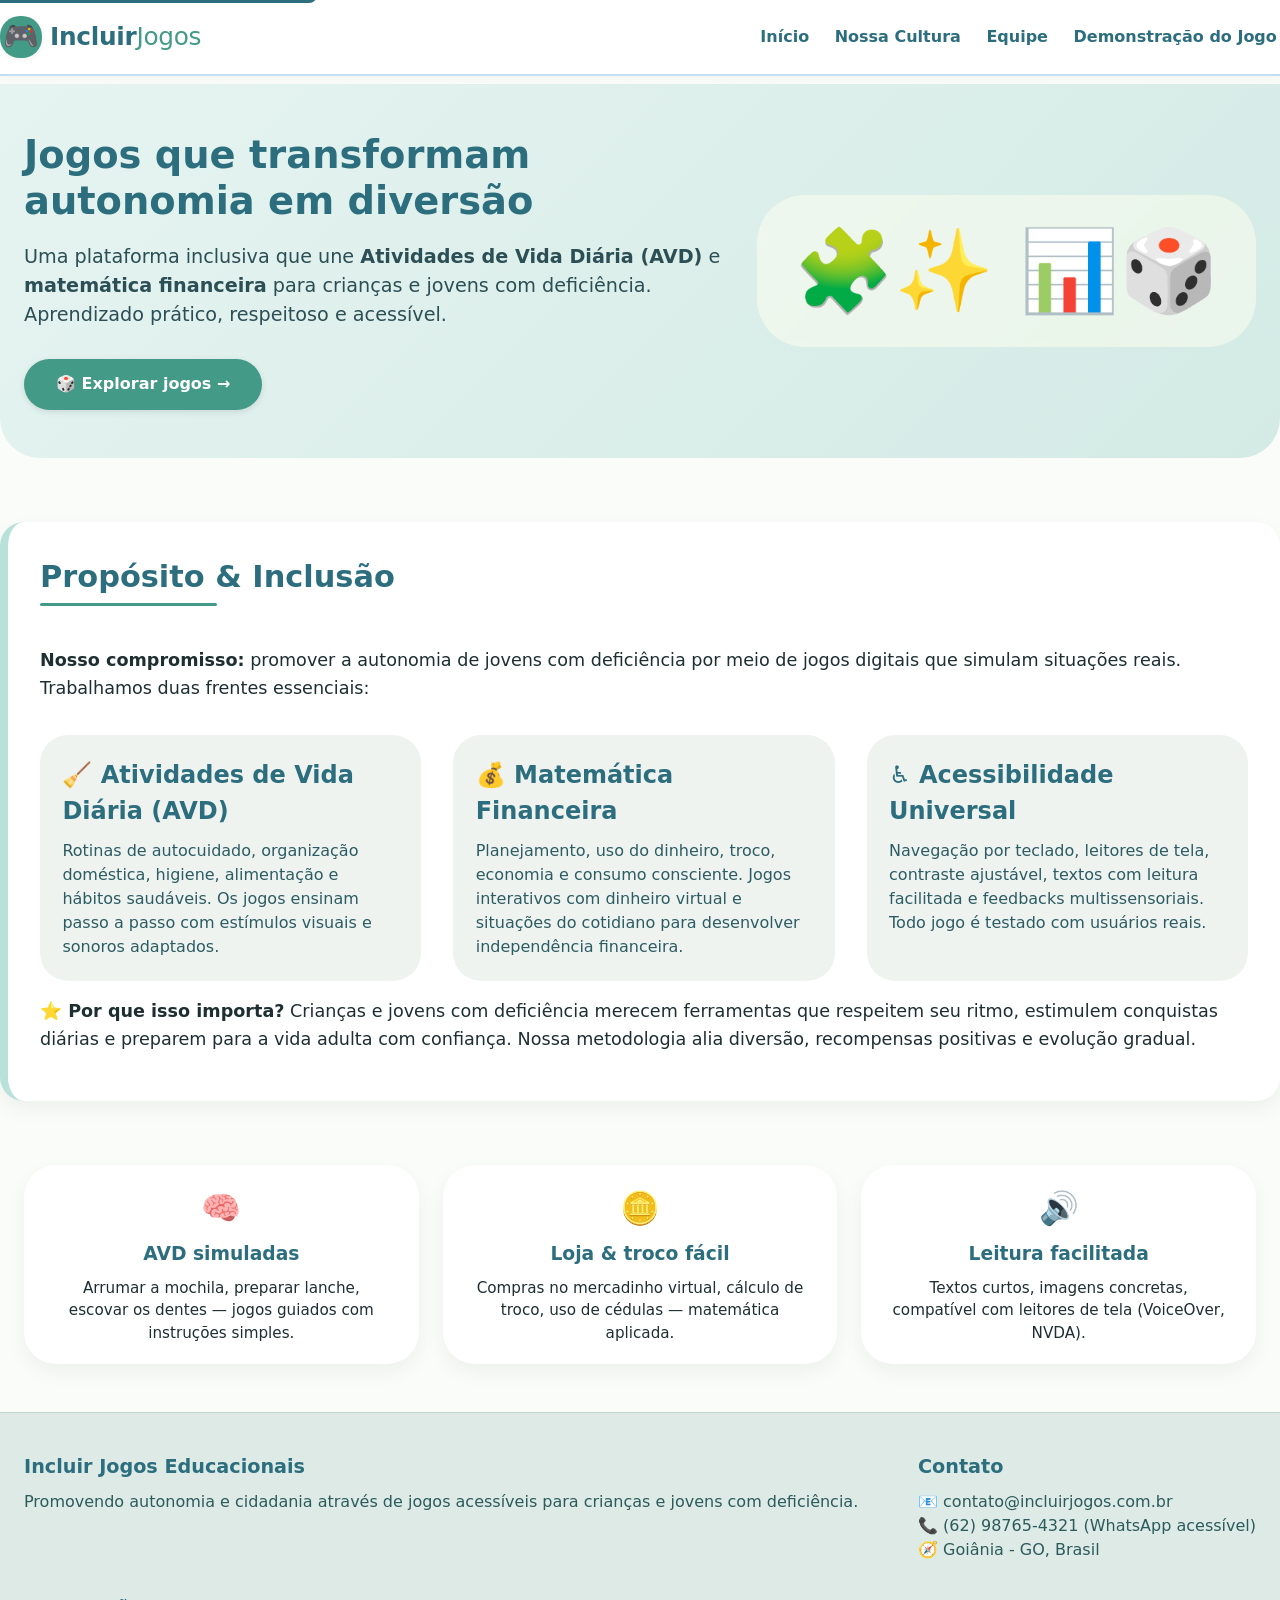
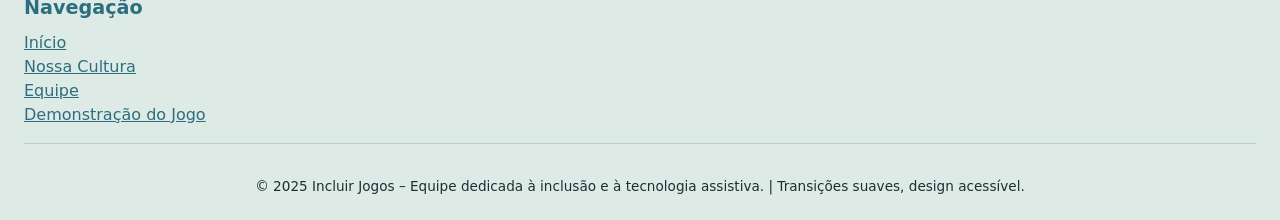
<file: index.html>
<!DOCTYPE html>
<html lang="pt-BR">
<head>
  <meta charset="UTF-8">
  <meta name="viewport" content="width=device-width, initial-scale=1.0, viewport-fit=cover">
  <title>Incluir Jogos - Educação inclusiva e acessível</title>
  <meta name="description" content="Plataforma de jogos educativos para crianças e jovens com deficiência, focando em Atividades de Vida Diária e Matemática Financeira. Acessível, moderna e acolhedora.">
  <link rel="stylesheet" href="/style.css">  
</head>
<body>

  <a href="#conteudo-principal" class="skip-link">Pular para o conteúdo principal</a>

  <header class="header">
    <div class="container nav-bar">
      <a href="index.html" class="logo" aria-label="Página inicial Incluir Jogos">
        <div class="logo-icon" aria-hidden="true">🎮</div>
        <div class="logo-text">Incluir<span>Jogos</span></div>
      </a>
      
      <button class="menu-toggle" id="menuToggle" aria-label="Abrir menu de navegação" aria-expanded="false">☰</button>

      <nav aria-label="Menu principal">
        <ul class="menu" id="menuNav">
          <li><a href="index.html" aria-current="page">Início</a></li>
          <li><a href="pag2.html">Nossa Cultura</a></li>
          <li><a href="pag3.html">Equipe</a></li>
          <li><a href="pag4.html">Demonstração do Jogo</a></li>
        </ul>
      </nav>
    </div>
  </header>

  <main id="conteudo-principal">
    <section class="hero" aria-labelledby="hero-titulo">
      <div class="container hero-grid">
        <div class="hero-content">
          <h1 id="hero-titulo">Jogos que transformam<br> autonomia em diversão</h1>
          <p>Uma plataforma inclusiva que une <strong>Atividades de Vida Diária (AVD)</strong> e <strong>matemática financeira</strong> para crianças e jovens com deficiência. Aprendizado prático, respeitoso e acessível.</p>
          <a href="pag4.html" class="hero-btn" aria-label="Ir para demonstração do jogo">🎲 Explorar jogos →</a>
        </div>
        <div class="hero-illustration" aria-hidden="true">
          <span>🧩✨</span>
          <span>📊🎲</span>
        </div>
      </div>
    </section>

    <section class="resumo container" aria-labelledby="objetivos-titulo">
      <div class="card-objetivos">
        <h2 id="objetivos-titulo" class="section-title">Propósito & Inclusão</h2>
        <div class="descricao-clara">
          <p><strong>Nosso compromisso:</strong> promover a autonomia de jovens com deficiência por meio de jogos digitais que simulam situações reais. Trabalhamos duas frentes essenciais: </p>
        </div>
        <div class="pilares">
          <div class="pilar">
            <h3>🧹 Atividades de Vida Diária (AVD)</h3>
            <p>Rotinas de autocuidado, organização doméstica, higiene, alimentação e hábitos saudáveis. Os jogos ensinam passo a passo com estímulos visuais e sonoros adaptados.</p>
          </div>
          <div class="pilar">
            <h3>💰 Matemática Financeira</h3>
            <p>Planejamento, uso do dinheiro, troco, economia e consumo consciente. Jogos interativos com dinheiro virtual e situações do cotidiano para desenvolver independência financeira.</p>
          </div>
          <div class="pilar">
            <h3>♿ Acessibilidade Universal</h3>
            <p>Navegação por teclado, leitores de tela, contraste ajustável, textos com leitura facilitada e feedbacks multissensoriais. Todo jogo é testado com usuários reais.</p>
          </div>
        </div>
        <div class="descricao-clara" style="margin-top: 1rem;">
          <p><strong>⭐ Por que isso importa?</strong> Crianças e jovens com deficiência merecem ferramentas que respeitem seu ritmo, estimulem conquistas diárias e preparem para a vida adulta com confiança. Nossa metodologia alia diversão, recompensas positivas e evolução gradual. </p>
        </div>
      </div>
    </section>

    <section class="container" style="margin-bottom: 3rem;" aria-label="Diferenciais">
      <div style="display: flex; flex-wrap: wrap; gap: 1.5rem; justify-content: center;">
        <div style="background: white; border-radius: 32px; padding: 1.2rem 1.8rem; flex:1; min-width: 200px; text-align: center; box-shadow: var(--sombra-leve);">
          <span style="font-size: 2rem;">🧠</span>
          <h3 style="margin: 0.5rem 0; color: var(--azul-profundo);">AVD simuladas</h3>
          <p style="font-size: 0.95rem;">Arrumar a mochila, preparar lanche, escovar os dentes — jogos guiados com instruções simples.</p>
        </div>
        <div style="background: white; border-radius: 32px; padding: 1.2rem 1.8rem; flex:1; min-width: 200px; text-align: center; box-shadow: var(--sombra-leve);">
          <span style="font-size: 2rem;">🪙</span>
          <h3 style="margin: 0.5rem 0; color: var(--azul-profundo);">Loja & troco fácil</h3>
          <p style="font-size: 0.95rem;">Compras no mercadinho virtual, cálculo de troco, uso de cédulas — matemática aplicada.</p>
        </div>
        <div style="background: white; border-radius: 32px; padding: 1.2rem 1.8rem; flex:1; min-width: 200px; text-align: center; box-shadow: var(--sombra-leve);">
          <span style="font-size: 2rem;">🔊</span>
          <h3 style="margin: 0.5rem 0; color: var(--azul-profundo);">Leitura facilitada</h3>
          <p style="font-size: 0.95rem;">Textos curtos, imagens concretas, compatível com leitores de tela (VoiceOver, NVDA).</p>
        </div>
      </div>
    </section>
  </main>

<footer class="footer">
  <div class="container">
    <div class="footer-content">
      <div class="footer-info">
        <h4>Incluir Jogos Educacionais</h4>
        <p>Promovendo autonomia e cidadania através de jogos acessíveis para crianças e jovens com deficiência.</p>
      </div>
      <div class="footer-info">
        <h4>Contato</h4>
        <address>
          📧 contato@incluirjogos.com.br<br>
          📞 (62) 98765-4321 (WhatsApp acessível)<br>
          🧭 Goiânia - GO, Brasil
        </address>
      </div>
      <div class="footer-info">
        <h4>Navegação</h4>
        <p><a href="index.html">Início</a><br>
        <a href="pag2.html">Nossa Cultura</a><br>
        <a href="pag3.html">Equipe</a><br>
        <a href="pag4.html">Demonstração do Jogo</a></p>
      </div>
    </div>
    <div class="footer-copy">
      <p>© 2025 Incluir Jogos – Equipe dedicada à inclusão e à tecnologia assistiva. | Transições suaves, design acessível.</p>
    </div>
  </div>
</footer>
  <script src="/script_index.js"></script>

  <div vw class="enabled">
    <div vw-access-button class="active"></div>
    <div vw-plugin-wrapper>
      <div class="vw-plugin-top-wrapper"></div>
    </div>
  </div>
  <script src="https://vlibras.gov.br/app/vlibras-plugin.js"></script>
  <script>
    new window.VLibras.Widget('https://vlibras.gov.br/app');
  </script>
  </body>
</html>
</file>
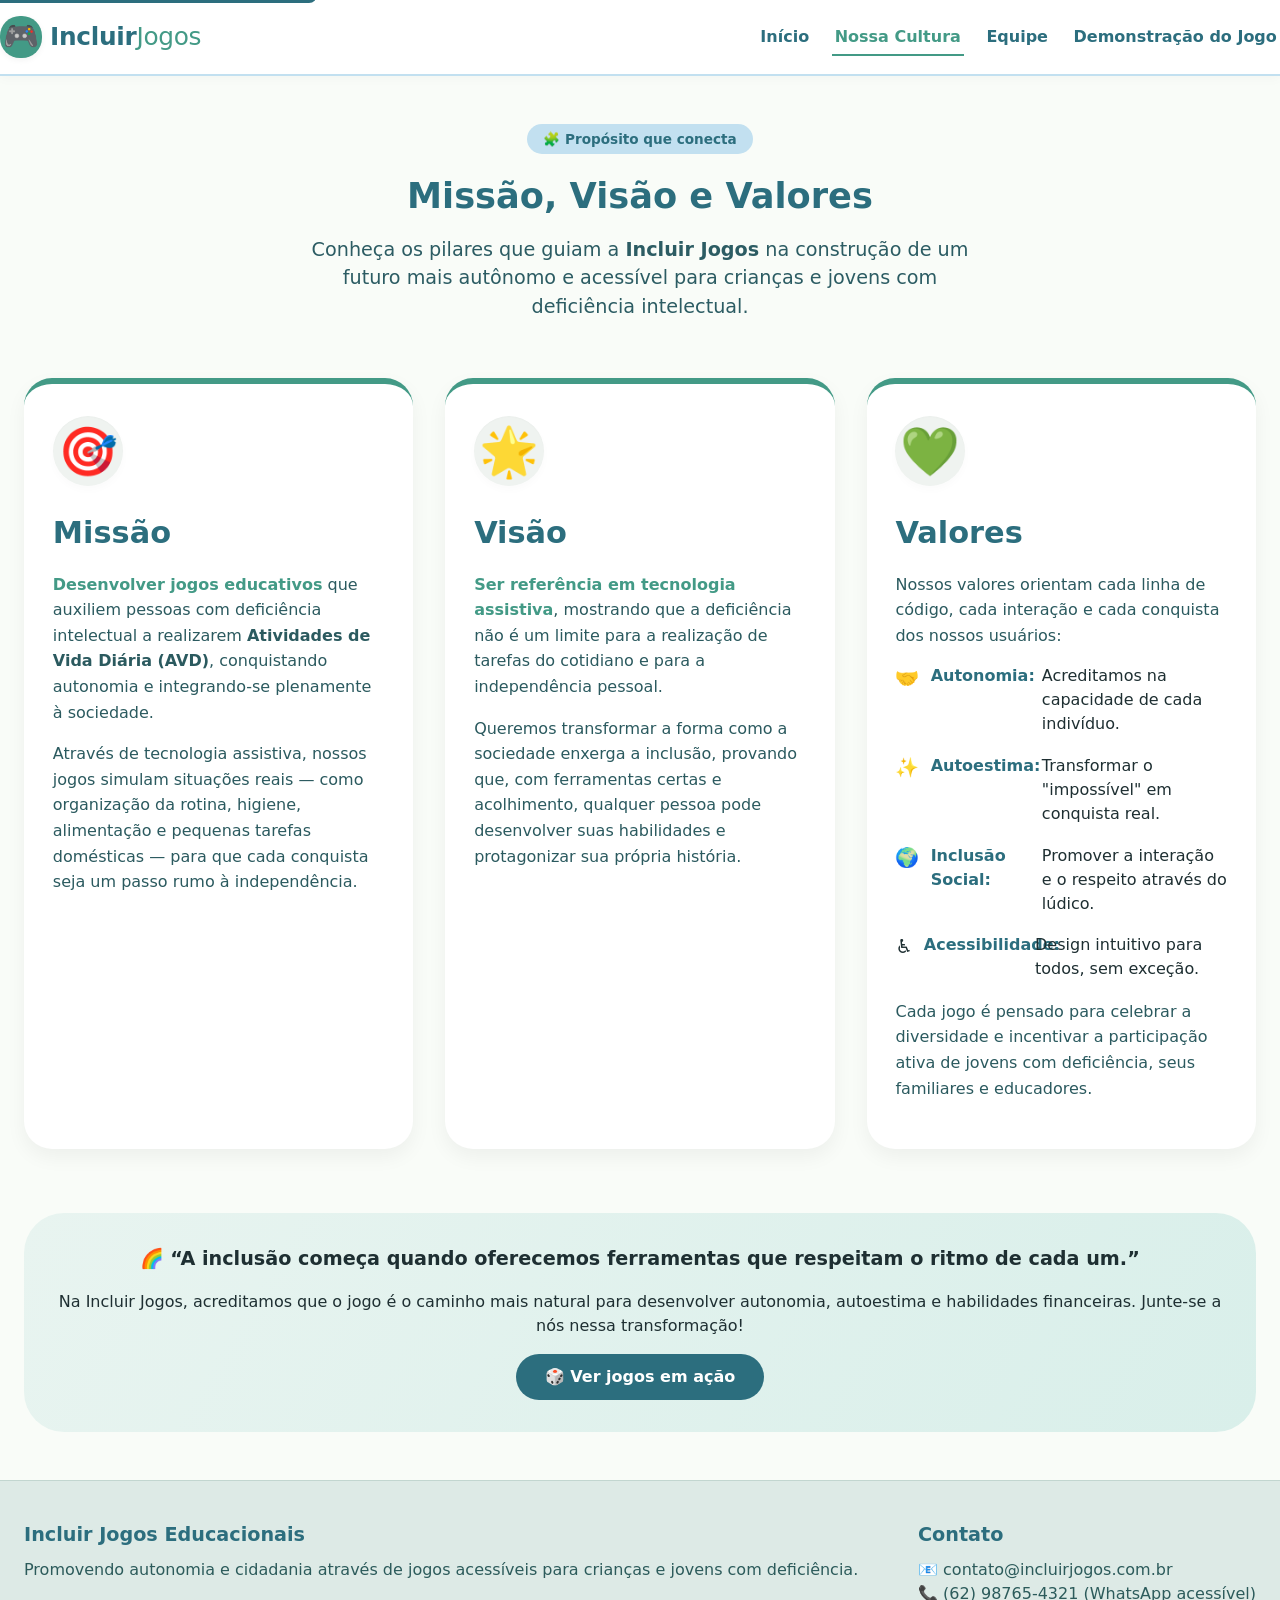
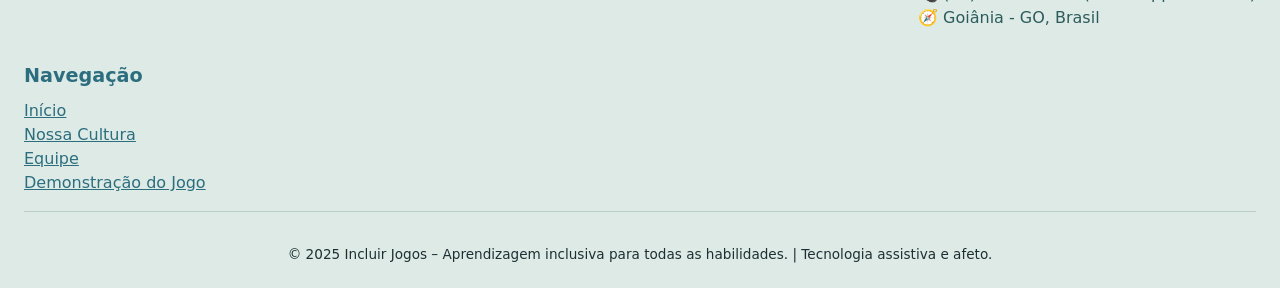
<file: pag2.html>
<!DOCTYPE html>
<html lang="pt-BR">
<head>
  <meta charset="UTF-8">
  <meta name="viewport" content="width=device-width, initial-scale=1.0, viewport-fit=cover">
  <title>Incluir Jogos - Missão, Visão e Valores | Educação inclusiva</title>
  <meta name="description" content="Conheça a missão, visão e valores da Incluir Jogos: tecnologia assistiva, autonomia, autoestima, inclusão social e acessibilidade para pessoas com deficiência.">
  <link rel="stylesheet" href="/style_pag2.css">
</head>
<body>

<a href="#conteudo-principal" class="skip-link">Pular para o conteúdo principal</a>

<header class="header">
  <div class="container nav-bar">
    <a href="index.html" class="logo" aria-label="Página inicial Incluir Jogos">
      <div class="logo-icon" aria-hidden="true">🎮</div>
      <div class="logo-text">Incluir<span>Jogos</span></div>
    </a>
    
    <button class="menu-toggle" id="menuToggle" aria-label="Abrir menu de navegação" aria-expanded="false">☰</button>

    <nav aria-label="Menu principal">
      <ul class="menu" id="menuNav">
        <li><a href="index.html">Início</a></li>
        <li><a href="pag2.html" aria-current="page">Nossa Cultura</a></li>
        <li><a href="pag3.html">Equipe</a></li>
        <li><a href="pag4.html">Demonstração do Jogo</a></li>
        </ul>
    </nav>
  </div>
</header>

<main id="conteudo-principal">
  <div class="container">
    <div class="page-header">
      <div class="intro-badge" aria-hidden="true">🧩 Propósito que conecta</div>
      <h1>Missão, Visão e Valores</h1>
      <p>Conheça os pilares que guiam a <strong>Incluir Jogos</strong> na construção de um futuro mais autônomo e acessível para crianças e jovens com deficiência intelectual.</p>
    </div>

    <div class="cards-grid">
      <div class="card-mvv">
        <div class="card-inner">
          <div class="icon-mvv" aria-hidden="true">🎯</div>
          <h2>Missão</h2>
          <p><span class="highlight-text">Desenvolver jogos educativos</span> que auxiliem pessoas com deficiência intelectual a realizarem <strong>Atividades de Vida Diária (AVD)</strong>, conquistando autonomia e integrando-se plenamente à sociedade.</p>
          <p>Através de tecnologia assistiva, nossos jogos simulam situações reais — como organização da rotina, higiene, alimentação e pequenas tarefas domésticas — para que cada conquista seja um passo rumo à independência.</p>
        </div>
      </div>

      <div class="card-mvv">
        <div class="card-inner">
          <div class="icon-mvv" aria-hidden="true">🌟</div>
          <h2>Visão</h2>
          <p><span class="highlight-text">Ser referência em tecnologia assistiva</span>, mostrando que a deficiência não é um limite para a realização de tarefas do cotidiano e para a independência pessoal.</p>
          <p>Queremos transformar a forma como a sociedade enxerga a inclusão, provando que, com ferramentas certas e acolhimento, qualquer pessoa pode desenvolver suas habilidades e protagonizar sua própria história.</p>
        </div>
      </div>

      <div class="card-mvv">
        <div class="card-inner">
          <div class="icon-mvv" aria-hidden="true">💚</div>
          <h2>Valores</h2>
          <p>Nossos valores orientam cada linha de código, cada interação e cada conquista dos nossos usuários:</p>
          <ul class="valores-list">
            <li><span class="bullet" aria-hidden="true">🤝</span> <strong>Autonomia:</strong> Acreditamos na capacidade de cada indivíduo.</li>
            <li><span class="bullet" aria-hidden="true">✨</span> <strong>Autoestima:</strong> Transformar o "impossível" em conquista real.</li>
            <li><span class="bullet" aria-hidden="true">🌍</span> <strong>Inclusão Social:</strong> Promover a interação e o respeito através do lúdico.</li>
            <li><span class="bullet" aria-hidden="true">♿</span> <strong>Acessibilidade:</strong> Design intuitivo para todos, sem exceção.</li>
          </ul>
          <p style="margin-top: 0.8rem;">Cada jogo é pensado para celebrar a diversidade e incentivar a participação ativa de jovens com deficiência, seus familiares e educadores.</p>
        </div>
      </div>
    </div>

    <div class="callout">
      <p>🌈 <strong>“A inclusão começa quando oferecemos ferramentas que respeitam o ritmo de cada um.”</strong></p>
      <p style="font-size: 1rem;">Na Incluir Jogos, acreditamos que o jogo é o caminho mais natural para desenvolver autonomia, autoestima e habilidades financeiras. Junte-se a nós nessa transformação!</p>
      <a href="pag4.html" class="btn-secundario" aria-label="Conheça a demonstração do jogo">🎲 Ver jogos em ação</a>
    </div>
  </div>
</main>

<footer class="footer">
  <div class="container">
    <div class="footer-content">
      <div class="footer-info">
        <h4>Incluir Jogos Educacionais</h4>
        <p>Promovendo autonomia e cidadania através de jogos acessíveis para crianças e jovens com deficiência.</p>
      </div>
      <div class="footer-info">
        <h4>Contato</h4>
        <address>
          📧 contato@incluirjogos.com.br<br>
          📞 (62) 98765-4321 (WhatsApp acessível)<br>
          🧭 Goiânia - GO, Brasil
        </address>
      </div>
      <div class="footer-info">
        <h4>Navegação</h4>
        <p><a href="index.html">Início</a><br>
        <a href="pag2.html">Nossa Cultura</a><br>
        <a href="pag3.html">Equipe</a><br>
        <a href="pag4.html">Demonstração do Jogo</a></p>
      </div>
    </div>
    <div class="footer-copy">
      <p>© 2025 Incluir Jogos – Aprendizagem inclusiva para todas as habilidades. | Tecnologia assistiva e afeto.</p>
    </div>
  </div>
</footer>

<script src="/script_pag2.js"></script>

<div vw class="enabled">
  <div vw-access-button class="active"></div>
  <div vw-plugin-wrapper>
    <div class="vw-plugin-top-wrapper"></div>
  </div>
</div>
<script src="https://vlibras.gov.br/app/vlibras-plugin.js"></script>
<script>
  new window.VLibras.Widget('https://vlibras.gov.br/app');
</script>
</body>
</html>
</file>
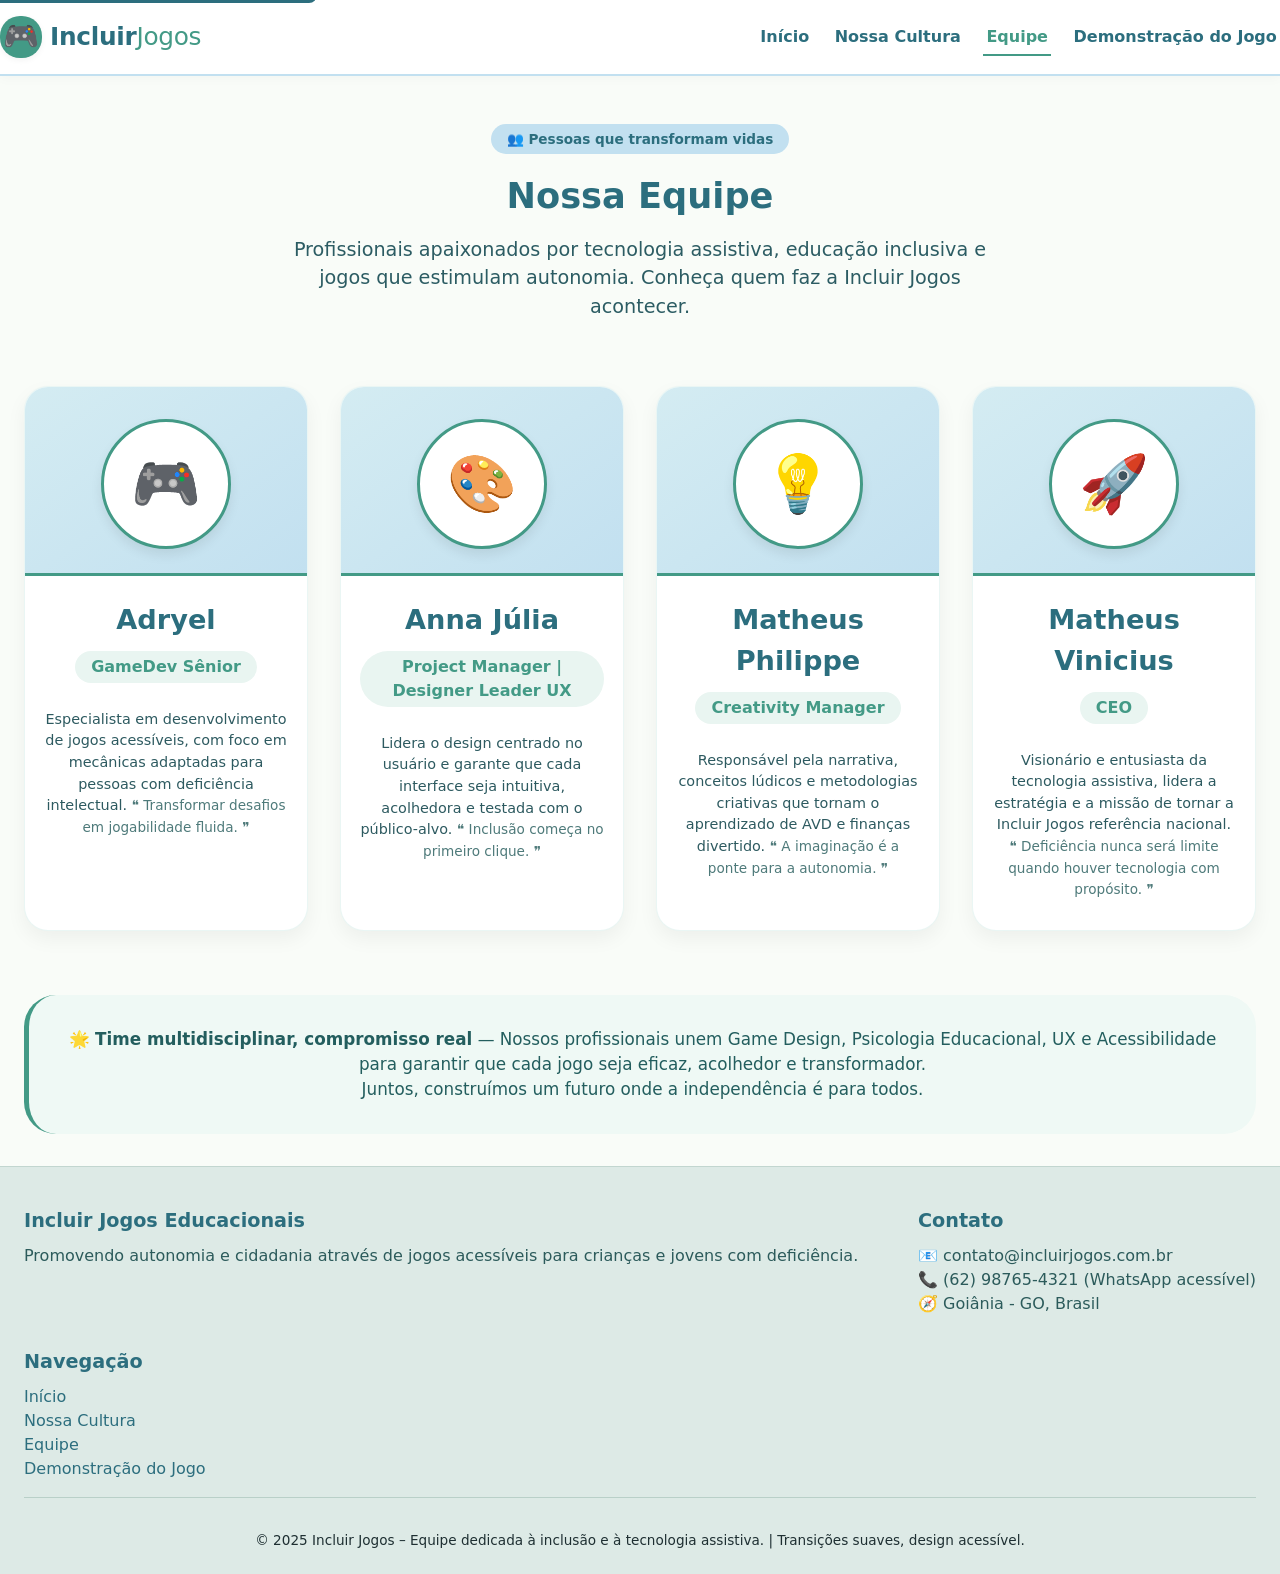
<file: pag3.html>
<!DOCTYPE html>
<html lang="pt-BR">
<head>
  <meta charset="UTF-8">
  <meta name="viewport" content="width=device-width, initial-scale=1.0, viewport-fit=cover">
  <title>Incluir Jogos - Nossa Equipe | Profissionais apaixonados por inclusão</title>
  <meta name="description" content="Conheça a equipe por trás da Incluir Jogos: especialistas em game design, UX, acessibilidade e tecnologia assistiva.">
  <link rel="stylesheet" href="/style_pag3.css">
</head>
<body>

<a href="#conteudo-principal" class="skip-link">Pular para o conteúdo principal</a>

<header class="header">
  <div class="container nav-bar">
    <a href="index.html" class="logo" aria-label="Página inicial Incluir Jogos">
      <div class="logo-icon" aria-hidden="true">🎮</div>
      <div class="logo-text">Incluir<span>Jogos</span></div>
    </a>
    
    <button class="menu-toggle" id="menuToggle" aria-label="Abrir menu de navegação" aria-expanded="false">☰</button>

    <nav aria-label="Menu principal">
      <ul class="menu" id="menuNav">
        <li><a href="index.html">Início</a></li>
        <li><a href="pag2.html">Nossa Cultura</a></li>
        <li><a href="pag3.html" aria-current="page">Equipe</a></li>
        <li><a href="pag4.html">Demonstração do Jogo</a></li>
      </ul>
    </nav>
  </div>
</header>

<main id="conteudo-principal">
  <div class="container">
    <div class="team-header">
      <div class="intro-badge" aria-hidden="true">👥 Pessoas que transformam vidas</div>
      <h1>Nossa Equipe</h1>
      <p>Profissionais apaixonados por tecnologia assistiva, educação inclusiva e jogos que estimulam autonomia. Conheça quem faz a Incluir Jogos acontecer.</p>
    </div>

    <div class="team-grid">
      
      <div class="team-card">
        <div class="card-image">
          <div class="avatar-placeholder" aria-hidden="true">🎮</div>
        </div>
        <div class="card-info">
          <h2 class="member-name">Adryel</h2>
          <div class="member-role">GameDev Sênior</div>
          <div class="member-bio">
            Especialista em desenvolvimento de jogos acessíveis, com foco em mecânicas adaptadas para pessoas com deficiência intelectual.
            <small> ❝ Transformar desafios em jogabilidade fluida. ❞</small>
          </div>
        </div>
      </div>

      <div class="team-card">
        <div class="card-image">
          <div class="avatar-placeholder" aria-hidden="true">🎨</div>
        </div>
        <div class="card-info">
          <h2 class="member-name">Anna Júlia</h2>
          <div class="member-role">Project Manager | Designer Leader UX</div>
          <div class="member-bio">
            Lidera o design centrado no usuário e garante que cada interface seja intuitiva, acolhedora e testada com o público-alvo.
            <small> ❝ Inclusão começa no primeiro clique. ❞</small>
          </div>
        </div>
      </div>

      <div class="team-card">
        <div class="card-image">
          <div class="avatar-placeholder" aria-hidden="true">💡</div>
        </div>
        <div class="card-info">
          <h2 class="member-name">Matheus Philippe</h2>
          <div class="member-role">Creativity Manager</div>
          <div class="member-bio">
            Responsável pela narrativa, conceitos lúdicos e metodologias criativas que tornam o aprendizado de AVD e finanças divertido.
            <small> ❝ A imaginação é a ponte para a autonomia. ❞</small>
          </div>
        </div>
      </div>

      <div class="team-card">
        <div class="card-image">
          <div class="avatar-placeholder" aria-hidden="true">🚀</div>
        </div>
        <div class="card-info">
          <h2 class="member-name">Matheus Vinicius</h2>
          <div class="member-role">CEO</div>
          <div class="member-bio">
            Visionário e entusiasta da tecnologia assistiva, lidera a estratégia e a missão de tornar a Incluir Jogos referência nacional.
            <small> ❝ Deficiência nunca será limite quando houver tecnologia com propósito. ❞</small>
          </div>
        </div>
      </div>
    </div>

    <div class="values-note">
      <p>🌟 <strong>Time multidisciplinar, compromisso real</strong> — Nossos profissionais unem Game Design, Psicologia Educacional, UX e Acessibilidade para garantir que cada jogo seja eficaz, acolhedor e transformador. <br>
      Juntos, construímos um futuro onde a independência é para todos.</p>
    </div>
  </div>
</main>

<footer class="footer">
  <div class="container">
    <div class="footer-content">
      <div class="footer-info">
        <h4>Incluir Jogos Educacionais</h4>
        <p>Promovendo autonomia e cidadania através de jogos acessíveis para crianças e jovens com deficiência.</p>
      </div>
      <div class="footer-info">
        <h4>Contato</h4>
        <address>
          📧 contato@incluirjogos.com.br<br>
          📞 (62) 98765-4321 (WhatsApp acessível)<br>
          🧭 Goiânia - GO, Brasil
        </address>
      </div>
      <div class="footer-info">
        <h4>Navegação</h4>
        <p><a href="index.html">Início</a><br>
        <a href="pag2.html">Nossa Cultura</a><br>
        <a href="pag3.html">Equipe</a><br>
        <a href="pag4.html">Demonstração do Jogo</a></p>
      </div>
    </div>
    <div class="footer-copy">
      <p>© 2025 Incluir Jogos – Equipe dedicada à inclusão e à tecnologia assistiva. | Transições suaves, design acessível.</p>
    </div>
  </div>
</footer>
<script src="/script_pag3.js"></script>

<div vw class="enabled">
  <div vw-access-button class="active"></div>
  <div vw-plugin-wrapper>
    <div class="vw-plugin-top-wrapper"></div>
  </div>
</div>
<script src="https://vlibras.gov.br/app/vlibras-plugin.js"></script>
<script>
  new window.VLibras.Widget('https://vlibras.gov.br/app');
</script>
</body>
</html>
</file>
<file: style.css>
* {
      margin: 0;
      padding: 0;
      box-sizing: border-box;
    }

    /* PALETA ACESSÍVEL E SUAVE */
    :root {
      --bg-geral: #F9FCF8;
      --azul-suave: #C2E0F0;      /* tons de confiança */
      --verde-agua: #B8E1D9;       /* acolhedor */
      --azul-claro: #D4ECF2;
      --azul-profundo: #2C6E7E;   /* contraste moderado */
      --verde-destaque: #439A86;
      --texto-escuro: #1E2F32;
      --texto-claro: #FEFCF3;
      --cinza-claro: #EFF3F0;
      --sombra-leve: 0 8px 20px rgba(0, 0, 0, 0.05);
      --foco-outline: 3px solid #2C6E7E;
      --border-radius-card: 24px;
      --fonte-principal: 'Segoe UI', system-ui, 'Roboto', 'Helvetica Neue', sans-serif;
    }

    body {
      font-family: var(--fonte-principal);
      background-color: var(--bg-geral);
      color: var(--texto-escuro);
      line-height: 1.5;
      scroll-behavior: smooth;
    }

    /* ACESSIBILIDADE: foco visível e skip link */
    .skip-link {
      position: absolute;
      top: -40px;
      left: 0;
      background: var(--azul-profundo);
      color: white;
      padding: 0.6rem 1rem;
      text-decoration: none;
      font-weight: 600;
      border-radius: 0 0 8px 0;
      z-index: 100;
      transition: top 0.2s ease;
    }
    .skip-link:focus {
      top: 0;
      outline: 2px solid white;
    }

    /* CONTAINER RESPONSIVO */
    .container {
      max-width: 1280px;
      margin: 0 auto;
      padding: 0 1.5rem;
    }

    /* CABEÇALHO */
    .header {
      background: white;
      box-shadow: 0 2px 12px rgba(0, 0, 0, 0.03);
      position: sticky;
      top: 0;
      z-index: 10;
      backdrop-filter: blur(0px);
      border-bottom: 2px solid var(--azul-suave);
    }
    .nav-bar {
      display: flex;
      align-items: center;
      justify-content: space-between;
      flex-wrap: wrap;
      padding: 1rem 0;
    }
    .logo {
      display: flex;
      align-items: center;
      gap: 0.5rem;
      text-decoration: none;
    }
    .logo-icon {
      background: var(--verde-destaque);
      width: 42px;
      height: 42px;
      border-radius: 20px;
      display: inline-flex;
      align-items: center;
      justify-content: center;
      font-size: 1.8rem;
      box-shadow: 0 2px 6px rgba(0,0,0,0.05);
      transition: transform 0.2s;
    }
    .logo:hover .logo-icon {
      transform: scale(1.02);
    }
    .logo-text {
      font-size: 1.55rem;
      font-weight: 700;
      color: var(--azul-profundo);
      letter-spacing: -0.3px;
    }
    .logo span:last-child {
      font-weight: 500;
      color: var(--verde-destaque);
    }

    /* MENU */
    .menu {
      display: flex;
      gap: 1.2rem;
      flex-wrap: wrap;
      list-style: none;
    }
    .menu a {
      text-decoration: none;
      font-weight: 600;
      color: var(--azul-profundo);
      padding: 0.5rem 0.2rem;
      transition: all 0.2s ease;
      border-bottom: 2px solid transparent;
      font-size: 1rem;
    }
    .menu a:hover {
      border-bottom-color: var(--verde-destaque);
      color: var(--verde-destaque);
    }
    .menu a:focus-visible {
      outline: var(--foco-outline);
      outline-offset: 4px;
      border-radius: 4px;
    }

    /* BOTÃO HAMBURGUER (mobile) */
    .menu-toggle {
      display: none;
      background: none;
      border: none;
      font-size: 2rem;
      cursor: pointer;
      color: var(--azul-profundo);
      transition: 0.2s;
    }
    .menu-toggle:focus-visible {
      outline: var(--foco-outline);
      outline-offset: 2px;
      border-radius: 8px;
    }

    /* HERO SECTION */
    .hero {
      background: linear-gradient(135deg, #E6F4F1 0%, #D3EAE5 100%);
      border-radius: 0 0 40px 40px;
      margin-top: 0.5rem;
      padding: 3rem 0;
    }
    .hero-grid {
      display: flex;
      flex-wrap: wrap;
      align-items: center;
      justify-content: space-between;
      gap: 2rem;
    }
    .hero-content {
      flex: 1.2;
      min-width: 260px;
    }
    .hero-content h1 {
      font-size: 2.4rem;
      line-height: 1.2;
      color: var(--azul-profundo);
      margin-bottom: 1.2rem;
      font-weight: 700;
    }
    .hero-content p {
      font-size: 1.2rem;
      margin-bottom: 1.8rem;
      color: #2c4e55;
    }
    .hero-btn {
      display: inline-block;
      background-color: var(--verde-destaque);
      color: white;
      font-weight: 700;
      padding: 0.85rem 2rem;
      border-radius: 60px;
      text-decoration: none;
      transition: all 0.2s ease;
      box-shadow: 0 2px 6px rgba(0,0,0,0.1);
    }
    .hero-btn:hover {
      background-color: #2f7a64;
      transform: translateY(-2px);
    }
    .hero-btn:focus-visible {
      outline: var(--foco-outline);
      outline-offset: 3px;
    }
    .hero-illustration {
      flex: 0.8;
      background: rgba(255,255,240,0.5);
      border-radius: 48px;
      padding: 1rem;
      text-align: center;
      font-size: 5rem;
      backdrop-filter: blur(2px);
    }
    .hero-illustration span {
      font-size: 5rem;
      display: inline-block;
    }

    /* SEÇÃO RESUMO E OBJETIVOS */
    .resumo {
      padding: 4rem 0;
    }
    .card-objetivos {
      background: white;
      border-radius: var(--border-radius-card);
      box-shadow: var(--sombra-leve);
      padding: 2rem 2rem;
      border-left: 8px solid var(--verde-agua);
      transition: transform 0.2s;
    }
    .section-title {
      font-size: 1.9rem;
      font-weight: 700;
      color: var(--azul-profundo);
      margin-bottom: 1rem;
      position: relative;
      display: inline-block;
    }
    .section-title:after {
      content: '';
      display: block;
      width: 50%;
      height: 3px;
      background: var(--verde-destaque);
      border-radius: 4px;
      margin-top: 0.25rem;
    }
    .descricao-clara {
      font-size: 1.1rem;
      margin: 1.5rem 0 1rem 0;
      line-height: 1.6;
    }
    .pilares {
      display: flex;
      flex-wrap: wrap;
      gap: 2rem;
      margin-top: 2rem;
    }
    .pilar {
      flex: 1;
      background: var(--cinza-claro);
      padding: 1.4rem;
      border-radius: 28px;
      transition: all 0.2s;
    }
    .pilar h3 {
      font-size: 1.5rem;
      margin-bottom: 0.6rem;
      color: var(--azul-profundo);
      display: flex;
      align-items: center;
      gap: 0.5rem;
    }
    .pilar p {
      font-size: 1rem;
      color: #2c5c63;
    }
    .pilar:focus-within {
      outline: 2px solid var(--azul-profundo);
    }

    /* RODAPÉ */
    .footer {
      background-color: #DDEAE6;
      margin-top: 2rem;
      padding: 2.5rem 0 1.5rem;
      border-top: 1px solid #C2D6D0;
    }
    .footer-content {
      display: flex;
      flex-wrap: wrap;
      justify-content: space-between;
      align-items: flex-start;
      gap: 2rem;
    }
    .footer-info h4 {
      font-size: 1.2rem;
      margin-bottom: 0.5rem;
      color: var(--azul-profundo);
    }
    .footer-info p, .footer-info address {
      font-style: normal;
      color: #2c5b5b;
      margin-top: 0.3rem;
    }
    .footer-copy {
      text-align: center;
      padding-top: 2rem;
      font-size: 0.85rem;
      border-top: 1px solid #B9D0C8;
      margin-top: 1rem;
    }
    
    a {
      color: var(--azul-profundo);
    }

    /* RESPONSIVIDADE */
    @media (max-width: 780px) {
      .menu-toggle {
        display: block;
      }
      .menu {
        display: none;
        width: 100%;
        flex-direction: column;
        background: white;
        padding: 1rem 0;
        margin-top: 1rem;
        border-radius: 24px;
        gap: 0.8rem;
        text-align: center;
      }
      .menu.active {
        display: flex;
      }
      .nav-bar {
        position: relative;
      }
      .hero-content h1 {
        font-size: 1.9rem;
      }
      .pilares {
        flex-direction: column;
      }
      .hero-illustration span {
        font-size: 3.5rem;
      }
      .container {
        padding: 0 1.2rem;
      }
      .section-title {
        font-size: 1.6rem;
      }
    }
    @media (max-width: 480px) {
      .hero-content h1 {
        font-size: 1.7rem;
      }
      .hero-btn {
        width: 100%;
        text-align: center;
      }
    }
</file>
<file: style_pag2.css>
* {
      margin: 0;
      padding: 0;
      box-sizing: border-box;
    }

    /* PALETA ACESSÍVEL E SUAVE - MESMA DA INDEX */
    :root {
      --bg-geral: #F9FCF8;
      --azul-suave: #C2E0F0;
      --verde-agua: #B8E1D9;
      --azul-claro: #D4ECF2;
      --azul-profundo: #2C6E7E;
      --verde-destaque: #439A86;
      --texto-escuro: #1E2F32;
      --texto-claro: #FEFCF3;
      --cinza-claro: #EFF3F0;
      --sombra-leve: 0 8px 20px rgba(0, 0, 0, 0.05);
      --foco-outline: 3px solid #2C6E7E;
      --border-radius-card: 28px;
      --fonte-principal: 'Segoe UI', system-ui, 'Roboto', 'Helvetica Neue', sans-serif;
    }

    body {
      font-family: var(--fonte-principal);
      background-color: var(--bg-geral);
      color: var(--texto-escuro);
      line-height: 1.5;
      scroll-behavior: smooth;
    }

    /* SKIP LINK ACESSIBILIDADE */
    .skip-link {
      position: absolute;
      top: -40px;
      left: 0;
      background: var(--azul-profundo);
      color: white;
      padding: 0.6rem 1rem;
      text-decoration: none;
      font-weight: 600;
      border-radius: 0 0 8px 0;
      z-index: 100;
      transition: top 0.2s ease;
    }
    .skip-link:focus {
      top: 0;
      outline: 2px solid white;
    }

    .container {
      max-width: 1280px;
      margin: 0 auto;
      padding: 0 1.5rem;
    }

    /* CABEÇALHO IDÊNTICO */
    .header {
      background: white;
      box-shadow: 0 2px 12px rgba(0, 0, 0, 0.03);
      position: sticky;
      top: 0;
      z-index: 10;
      border-bottom: 2px solid var(--azul-suave);
    }
    .nav-bar {
      display: flex;
      align-items: center;
      justify-content: space-between;
      flex-wrap: wrap;
      padding: 1rem 0;
    }
    .logo {
      display: flex;
      align-items: center;
      gap: 0.5rem;
      text-decoration: none;
    }
    .logo-icon {
      background: var(--verde-destaque);
      width: 42px;
      height: 42px;
      border-radius: 20px;
      display: inline-flex;
      align-items: center;
      justify-content: center;
      font-size: 1.8rem;
      box-shadow: 0 2px 6px rgba(0,0,0,0.05);
      transition: transform 0.2s;
    }
    .logo:hover .logo-icon {
      transform: scale(1.02);
    }
    .logo-text {
      font-size: 1.55rem;
      font-weight: 700;
      color: var(--azul-profundo);
      letter-spacing: -0.3px;
    }
    .logo span:last-child {
      font-weight: 500;
      color: var(--verde-destaque);
    }

    /* MENU DE NAVEGAÇÃO */
    .menu {
      display: flex;
      gap: 1.2rem;
      flex-wrap: wrap;
      list-style: none;
    }
    .menu a {
      text-decoration: none;
      font-weight: 600;
      color: var(--azul-profundo);
      padding: 0.5rem 0.2rem;
      transition: all 0.2s ease;
      border-bottom: 2px solid transparent;
      font-size: 1rem;
    }
    .menu a:hover {
      border-bottom-color: var(--verde-destaque);
      color: var(--verde-destaque);
    }
    .menu a:focus-visible {
      outline: var(--foco-outline);
      outline-offset: 4px;
      border-radius: 4px;
    }
    .menu a[aria-current="page"] {
      border-bottom-color: var(--verde-destaque);
      color: var(--verde-destaque);
      font-weight: 700;
    }

    /* BOTÃO HAMBURGUER (mobile) */
    .menu-toggle {
      display: none;
      background: none;
      border: none;
      font-size: 2rem;
      cursor: pointer;
      color: var(--azul-profundo);
      transition: 0.2s;
    }
    .menu-toggle:focus-visible {
      outline: var(--foco-outline);
      outline-offset: 2px;
      border-radius: 8px;
    }

    /* SEÇÃO PRINCIPAL DA PÁGINA (MISSÃO, VISÃO, VALORES) */
    .page-header {
      text-align: center;
      padding: 3rem 0 1.5rem 0;
    }
    .page-header h1 {
      font-size: 2.2rem;
      color: var(--azul-profundo);
      font-weight: 700;
    }
    .page-header p {
      font-size: 1.2rem;
      color: #2c5c63;
      max-width: 700px;
      margin: 0.8rem auto 0;
    }
    .intro-badge {
      display: inline-block;
      background: var(--azul-suave);
      padding: 0.3rem 1rem;
      border-radius: 40px;
      font-size: 0.85rem;
      font-weight: 600;
      color: var(--azul-profundo);
      margin-bottom: 1rem;
    }

    /* GRID DE CONTEÚDO */
    .cards-grid {
      display: flex;
      flex-wrap: wrap;
      gap: 2rem;
      justify-content: center;
      margin: 2rem 0 4rem;
    }
    .card-mvv {
      flex: 1;
      min-width: 280px;
      background: white;
      border-radius: var(--border-radius-card);
      box-shadow: var(--sombra-leve);
      overflow: hidden;
      transition: transform 0.25s ease, box-shadow 0.2s;
      border-top: 6px solid var(--verde-destaque);
    }
    .card-mvv:hover {
      transform: translateY(-6px);
      box-shadow: 0 20px 30px -12px rgba(0, 0, 0, 0.12);
    }
    .card-inner {
      padding: 2rem 1.8rem;
    }
    .icon-mvv {
      font-size: 3rem;
      background: var(--cinza-claro);
      width: 70px;
      height: 70px;
      display: flex;
      align-items: center;
      justify-content: center;
      border-radius: 40px;
      margin-bottom: 1.5rem;
      box-shadow: inset 0 1px 2px rgba(0,0,0,0.02), 0 4px 8px rgba(0,0,0,0.02);
    }
    .card-mvv h2 {
      font-size: 1.9rem;
      color: var(--azul-profundo);
      margin-bottom: 1rem;
      font-weight: 700;
    }
    .card-mvv p {
      font-size: 1rem;
      line-height: 1.6;
      margin-bottom: 1rem;
      color: #2b5a5f;
    }
    .highlight-text {
      font-weight: 600;
      color: var(--verde-destaque);
    }

    /* SEÇÃO VALORES (lista dentro do card de valores) */
    .valores-list {
      list-style: none;
      margin-top: 1rem;
    }
    .valores-list li {
      margin-bottom: 1.1rem;
      display: flex;
      align-items: flex-start;
      gap: 0.7rem;
      font-size: 1rem;
    }
    .valores-list li strong {
      color: var(--azul-profundo);
      font-weight: 700;
      min-width: 100px;
    }
    .bullet {
      font-size: 1.2rem;
    }

    /* BOTÃO SECUNDÁRIO PARA CHAMADA */
    .callout {
      background: linear-gradient(120deg, #E8F4F0, #D9EFEA);
      border-radius: 40px;
      padding: 2rem;
      text-align: center;
      margin: 1rem 0 3rem;
    }
    .callout p {
      font-size: 1.2rem;
      margin-bottom: 1rem;
      font-weight: 500;
    }
    .btn-secundario {
      background-color: var(--azul-profundo);
      color: white;
      font-weight: 700;
      padding: 0.7rem 1.8rem;
      border-radius: 60px;
      text-decoration: none;
      display: inline-block;
      transition: all 0.2s ease;
    }
    .btn-secundario:hover {
      background-color: #1f5565;
      transform: scale(1.02);
    }
    .btn-secundario:focus-visible {
      outline: var(--foco-outline);
      outline-offset: 3px;
    }

    /* RODAPÉ */
    .footer {
      background-color: #DDEAE6;
      margin-top: 2rem;
      padding: 2.5rem 0 1.5rem;
      border-top: 1px solid #C2D6D0;
    }
    .footer-content {
      display: flex;
      flex-wrap: wrap;
      justify-content: space-between;
      align-items: flex-start;
      gap: 2rem;
    }
    .footer-info h4 {
      font-size: 1.2rem;
      margin-bottom: 0.5rem;
      color: var(--azul-profundo);
    }
    .footer-info p, .footer-info address {
      font-style: normal;
      color: #2c5b5b;
      margin-top: 0.3rem;
    }
    .footer-copy {
      text-align: center;
      padding-top: 2rem;
      font-size: 0.85rem;
      border-top: 1px solid #B9D0C8;
      margin-top: 1rem;
    }
    a {
      color: var(--azul-profundo);
    }

    /* RESPONSIVIDADE TOTAL */
    @media (max-width: 780px) {
      .menu-toggle {
        display: block;
      }
      .menu {
        display: none;
        width: 100%;
        flex-direction: column;
        background: white;
        padding: 1rem 0;
        margin-top: 1rem;
        border-radius: 24px;
        gap: 0.8rem;
        text-align: center;
      }
      .menu.active {
        display: flex;
      }
      .nav-bar {
        position: relative;
      }
      .page-header h1 {
        font-size: 1.8rem;
      }
      .card-mvv h2 {
        font-size: 1.6rem;
      }
      .valores-list li {
        flex-direction: column;
        gap: 0.3rem;
      }
      .valores-list li strong {
        min-width: auto;
      }
      .container {
        padding: 0 1.2rem;
      }
    }
    @media (max-width: 480px) {
      .card-inner {
        padding: 1.5rem;
      }
      .callout p {
        font-size: 1rem;
      }
    }
</file>
<file: style_pag3.css>
* {
      margin: 0;
      padding: 0;
      box-sizing: border-box;
    }

    /* PALETA ACESSÍVEL E SUAVE - MESMA DAS DEMAIS PÁGINAS */
    :root {
      --bg-geral: #F9FCF8;
      --azul-suave: #C2E0F0;
      --verde-agua: #B8E1D9;
      --azul-claro: #D4ECF2;
      --azul-profundo: #2C6E7E;
      --verde-destaque: #439A86;
      --texto-escuro: #1E2F32;
      --texto-claro: #FEFCF3;
      --cinza-claro: #EFF3F0;
      --sombra-leve: 0 8px 20px rgba(0, 0, 0, 0.05);
      --sombra-hover: 0 20px 30px -12px rgba(0, 0, 0, 0.15);
      --foco-outline: 3px solid #2C6E7E;
      --border-radius-card: 24px;
      --fonte-principal: 'Segoe UI', system-ui, 'Roboto', 'Helvetica Neue', sans-serif;
    }

    body {
      font-family: var(--fonte-principal);
      background-color: var(--bg-geral);
      color: var(--texto-escuro);
      line-height: 1.5;
      scroll-behavior: smooth;
    }

    /* SKIP LINK ACESSIBILIDADE */
    .skip-link {
      position: absolute;
      top: -40px;
      left: 0;
      background: var(--azul-profundo);
      color: white;
      padding: 0.6rem 1rem;
      text-decoration: none;
      font-weight: 600;
      border-radius: 0 0 8px 0;
      z-index: 100;
      transition: top 0.2s ease;
    }
    .skip-link:focus {
      top: 0;
      outline: 2px solid white;
    }

    .container {
      max-width: 1280px;
      margin: 0 auto;
      padding: 0 1.5rem;
    }

    /* CABEÇALHO IDÊNTICO */
    .header {
      background: white;
      box-shadow: 0 2px 12px rgba(0, 0, 0, 0.03);
      position: sticky;
      top: 0;
      z-index: 10;
      border-bottom: 2px solid var(--azul-suave);
    }
    .nav-bar {
      display: flex;
      align-items: center;
      justify-content: space-between;
      flex-wrap: wrap;
      padding: 1rem 0;
    }
    .logo {
      display: flex;
      align-items: center;
      gap: 0.5rem;
      text-decoration: none;
    }
    .logo-icon {
      background: var(--verde-destaque);
      width: 42px;
      height: 42px;
      border-radius: 20px;
      display: inline-flex;
      align-items: center;
      justify-content: center;
      font-size: 1.8rem;
      box-shadow: 0 2px 6px rgba(0,0,0,0.05);
      transition: transform 0.2s;
    }
    .logo:hover .logo-icon {
      transform: scale(1.02);
    }
    .logo-text {
      font-size: 1.55rem;
      font-weight: 700;
      color: var(--azul-profundo);
      letter-spacing: -0.3px;
    }
    .logo span:last-child {
      font-weight: 500;
      color: var(--verde-destaque);
    }

    /* MENU DE NAVEGAÇÃO */
    .menu {
      display: flex;
      gap: 1.2rem;
      flex-wrap: wrap;
      list-style: none;
    }
    .menu a {
      text-decoration: none;
      font-weight: 600;
      color: var(--azul-profundo);
      padding: 0.5rem 0.2rem;
      transition: all 0.2s ease;
      border-bottom: 2px solid transparent;
      font-size: 1rem;
    }
    .menu a:hover {
      border-bottom-color: var(--verde-destaque);
      color: var(--verde-destaque);
    }
    .menu a:focus-visible {
      outline: var(--foco-outline);
      outline-offset: 4px;
      border-radius: 4px;
    }
    .menu a[aria-current="page"] {
      border-bottom-color: var(--verde-destaque);
      color: var(--verde-destaque);
      font-weight: 700;
    }

    /* BOTÃO HAMBURGUER (mobile) */
    .menu-toggle {
      display: none;
      background: none;
      border: none;
      font-size: 2rem;
      cursor: pointer;
      color: var(--azul-profundo);
      transition: 0.2s;
    }
    .menu-toggle:focus-visible {
      outline: var(--foco-outline);
      outline-offset: 2px;
      border-radius: 8px;
    }

    /* SEÇÃO PRINCIPAL EQUIPE */
    .team-header {
      text-align: center;
      padding: 3rem 0 1.5rem 0;
    }
    .team-header h1 {
      font-size: 2.2rem;
      color: var(--azul-profundo);
      font-weight: 700;
    }
    .team-header p {
      font-size: 1.2rem;
      color: #2c5c63;
      max-width: 700px;
      margin: 0.8rem auto 0;
    }
    .intro-badge {
      display: inline-block;
      background: var(--azul-suave);
      padding: 0.3rem 1rem;
      border-radius: 40px;
      font-size: 0.85rem;
      font-weight: 600;
      color: var(--azul-profundo);
      margin-bottom: 1rem;
    }

    /* GRADE DE CARDS - GRID RESPONSIVA */
    .team-grid {
      display: grid;
      grid-template-columns: repeat(auto-fill, minmax(280px, 1fr));
      gap: 2rem;
      margin: 2.5rem 0 4rem;
    }

    /* CARD DE MEMBRO - TRANSIÇÃO SUAVE */
    .team-card {
      background: white;
      border-radius: var(--border-radius-card);
      box-shadow: var(--sombra-leve);
      overflow: hidden;
      transition: all 0.3s cubic-bezier(0.2, 0, 0, 1);
      text-align: center;
      border: 1px solid rgba(184, 225, 217, 0.3);
    }
    .team-card:hover {
      transform: translateY(-8px);
      box-shadow: var(--sombra-hover);
      border-color: var(--verde-agua);
    }
    .team-card:focus-within {
      outline: var(--foco-outline);
      outline-offset: 2px;
    }

    /* ESPAÇO PARA FOTO (PLACEHOLDER) */
    .card-image {
      background: linear-gradient(145deg, var(--azul-claro), var(--azul-suave));
      padding: 2rem 0 1.5rem;
      display: flex;
      justify-content: center;
      align-items: center;
      border-bottom: 3px solid var(--verde-destaque);
    }
    .avatar-placeholder {
      width: 130px;
      height: 130px;
      background: white;
      border-radius: 50%;
      display: flex;
      align-items: center;
      justify-content: center;
      font-size: 3.5rem;
      box-shadow: 0 6px 12px rgba(0, 0, 0, 0.08);
      border: 3px solid var(--verde-destaque);
      transition: transform 0.2s;
    }
    .team-card:hover .avatar-placeholder {
      transform: scale(1.02);
    }

    .card-info {
      padding: 1.5rem 1.2rem 1.8rem;
    }
    .member-name {
      font-size: 1.7rem;
      font-weight: 700;
      color: var(--azul-profundo);
      margin-bottom: 0.4rem;
    }
    .member-role {
      font-size: 1rem;
      font-weight: 600;
      color: var(--verde-destaque);
      background: #E9F5F1;
      display: inline-block;
      padding: 0.25rem 1rem;
      border-radius: 40px;
      margin-top: 0.25rem;
      margin-bottom: 0.8rem;
    }
    .member-bio {
      font-size: 0.9rem;
      color: #2d5a60;
      line-height: 1.5;
      margin-top: 0.8rem;
    }
    .member-bio small {
      font-size: 0.85rem;
      color: #4e7a7a;
    }

    /* DIVISOR DECORATIVO LEVE */
    .values-note {
      background: #EFF9F5;
      border-radius: 32px;
      padding: 2rem;
      text-align: center;
      margin-bottom: 2rem;
      border-left: 5px solid var(--verde-destaque);
    }
    .values-note p {
      font-size: 1.05rem;
      color: #235e5e;
    }

    /* RODAPÉ */
    .footer {
      background-color: #DDEAE6;
      margin-top: 2rem;
      padding: 2.5rem 0 1.5rem;
      border-top: 1px solid #C2D6D0;
    }
    .footer-content {
      display: flex;
      flex-wrap: wrap;
      justify-content: space-between;
      align-items: flex-start;
      gap: 2rem;
    }
    .footer-info h4 {
      font-size: 1.2rem;
      margin-bottom: 0.5rem;
      color: var(--azul-profundo);
    }
    .footer-info p, .footer-info address {
      font-style: normal;
      color: #2c5b5b;
      margin-top: 0.3rem;
    }
    .footer-copy {
      text-align: center;
      padding-top: 2rem;
      font-size: 0.85rem;
      border-top: 1px solid #B9D0C8;
      margin-top: 1rem;
    }
    a {
      color: var(--azul-profundo);
      text-decoration: none;
    }

    /* RESPONSIVIDADE */
    @media (max-width: 780px) {
      .menu-toggle {
        display: block;
      }
      .menu {
        display: none;
        width: 100%;
        flex-direction: column;
        background: white;
        padding: 1rem 0;
        margin-top: 1rem;
        border-radius: 24px;
        gap: 0.8rem;
        text-align: center;
      }
      .menu.active {
        display: flex;
      }
      .nav-bar {
        position: relative;
      }
      .team-header h1 {
        font-size: 1.8rem;
      }
      .member-name {
        font-size: 1.5rem;
      }
      .team-grid {
        gap: 1.5rem;
      }
      .container {
        padding: 0 1.2rem;
      }
    }
    @media (max-width: 480px) {
      .avatar-placeholder {
        width: 100px;
        height: 100px;
        font-size: 2.5rem;
      }
      .card-info {
        padding: 1rem;
      }
    }
</file>
